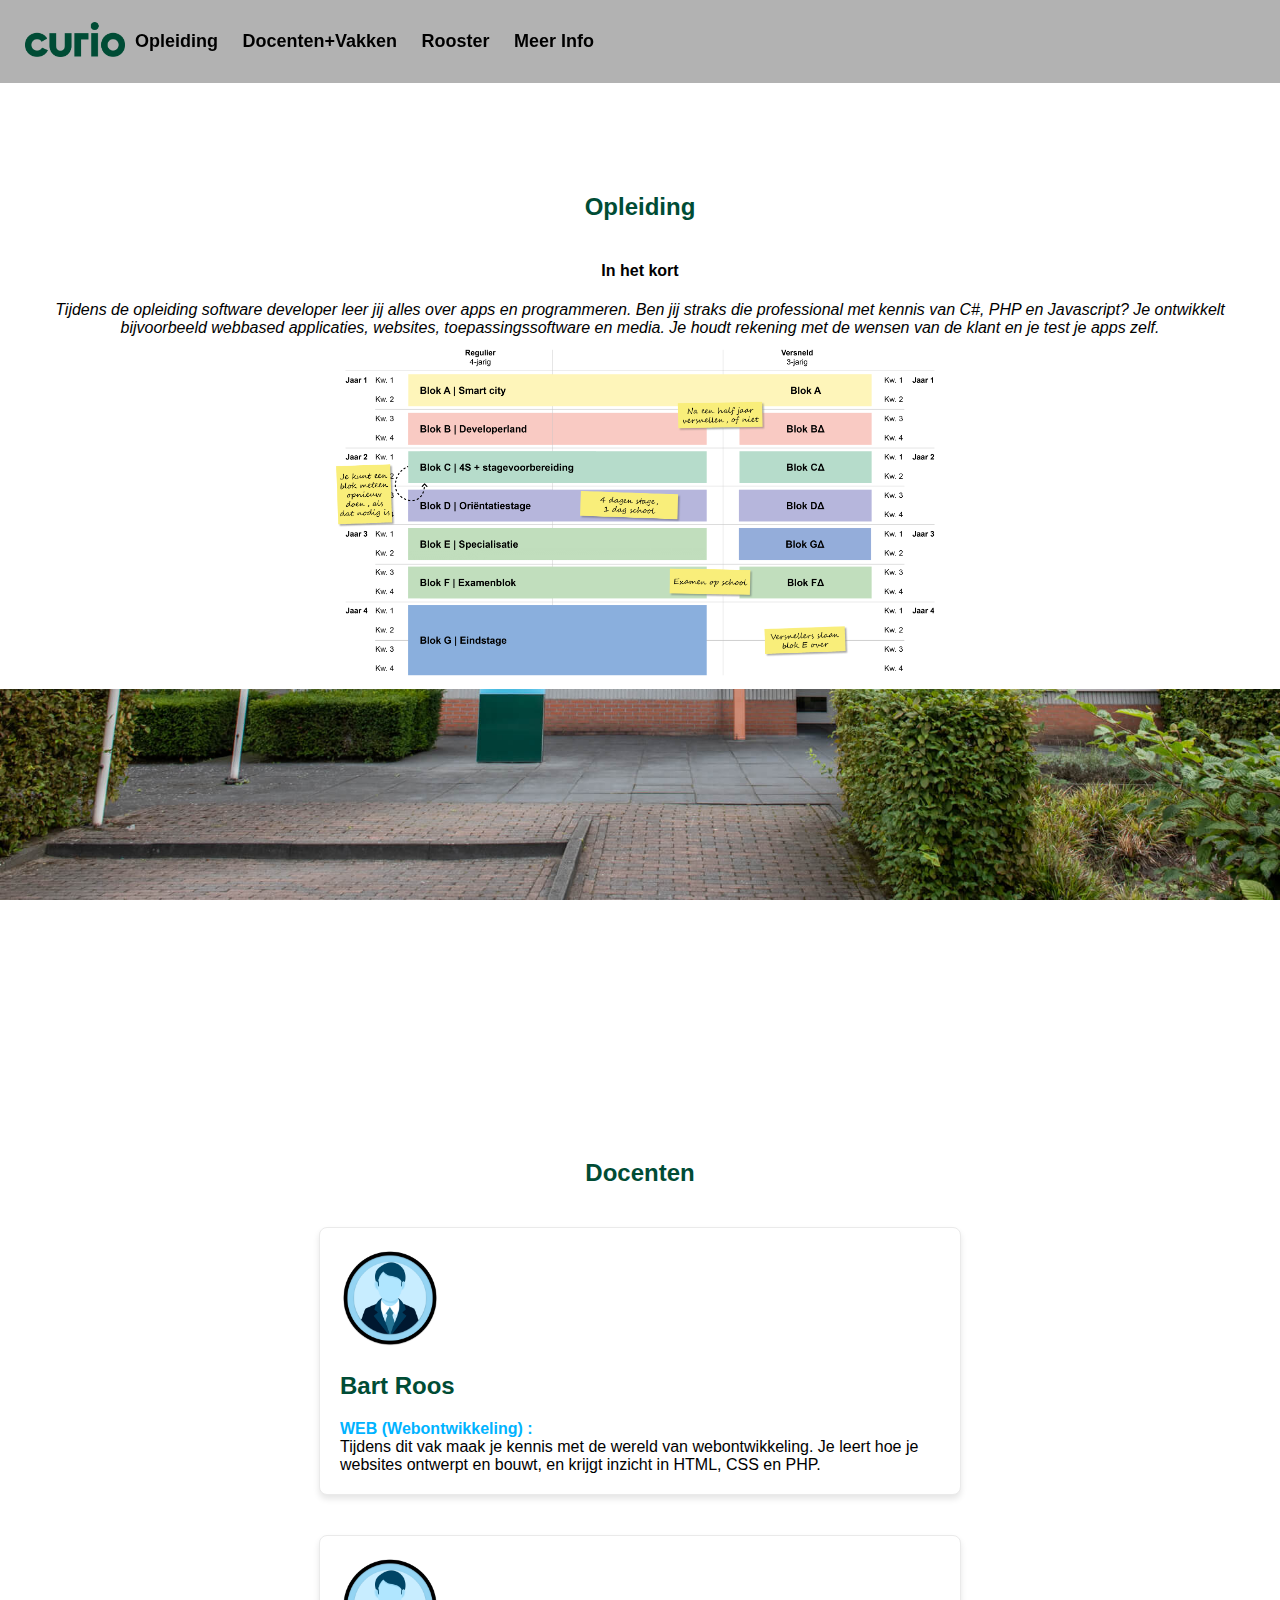
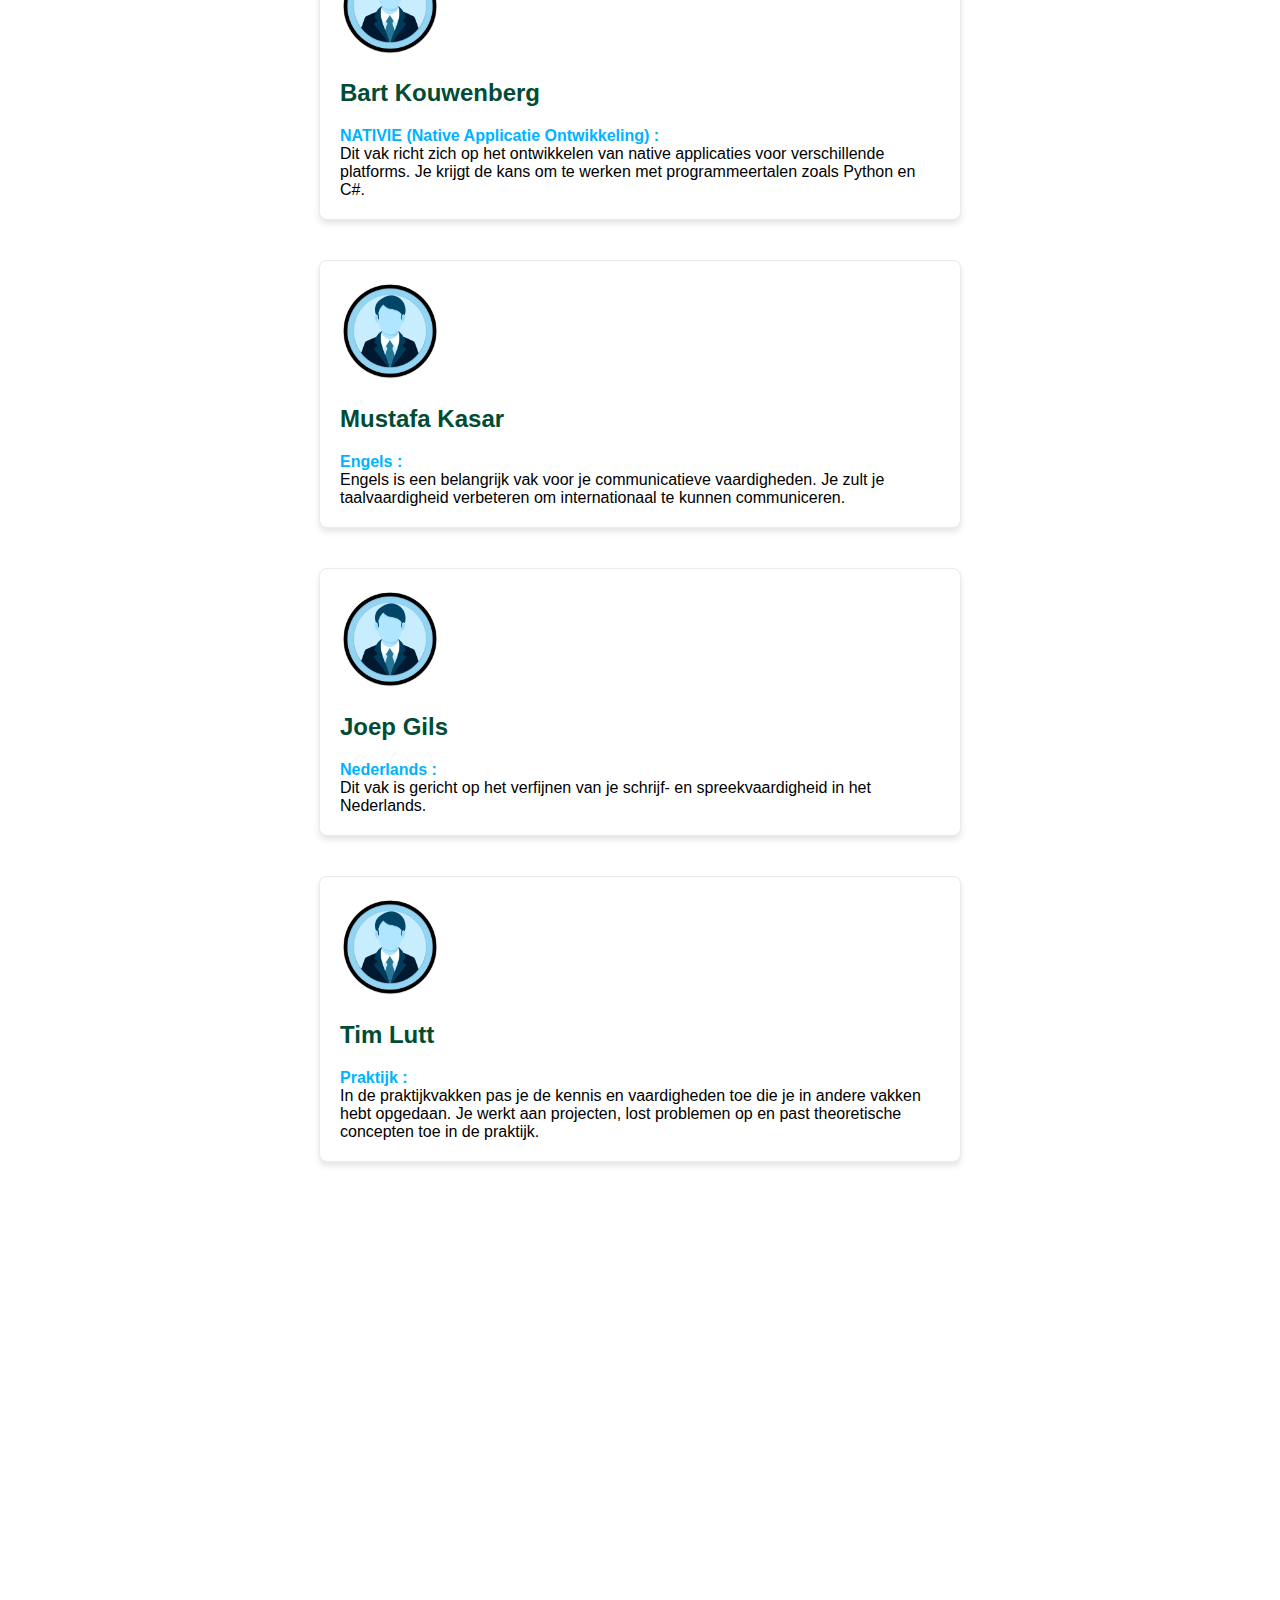
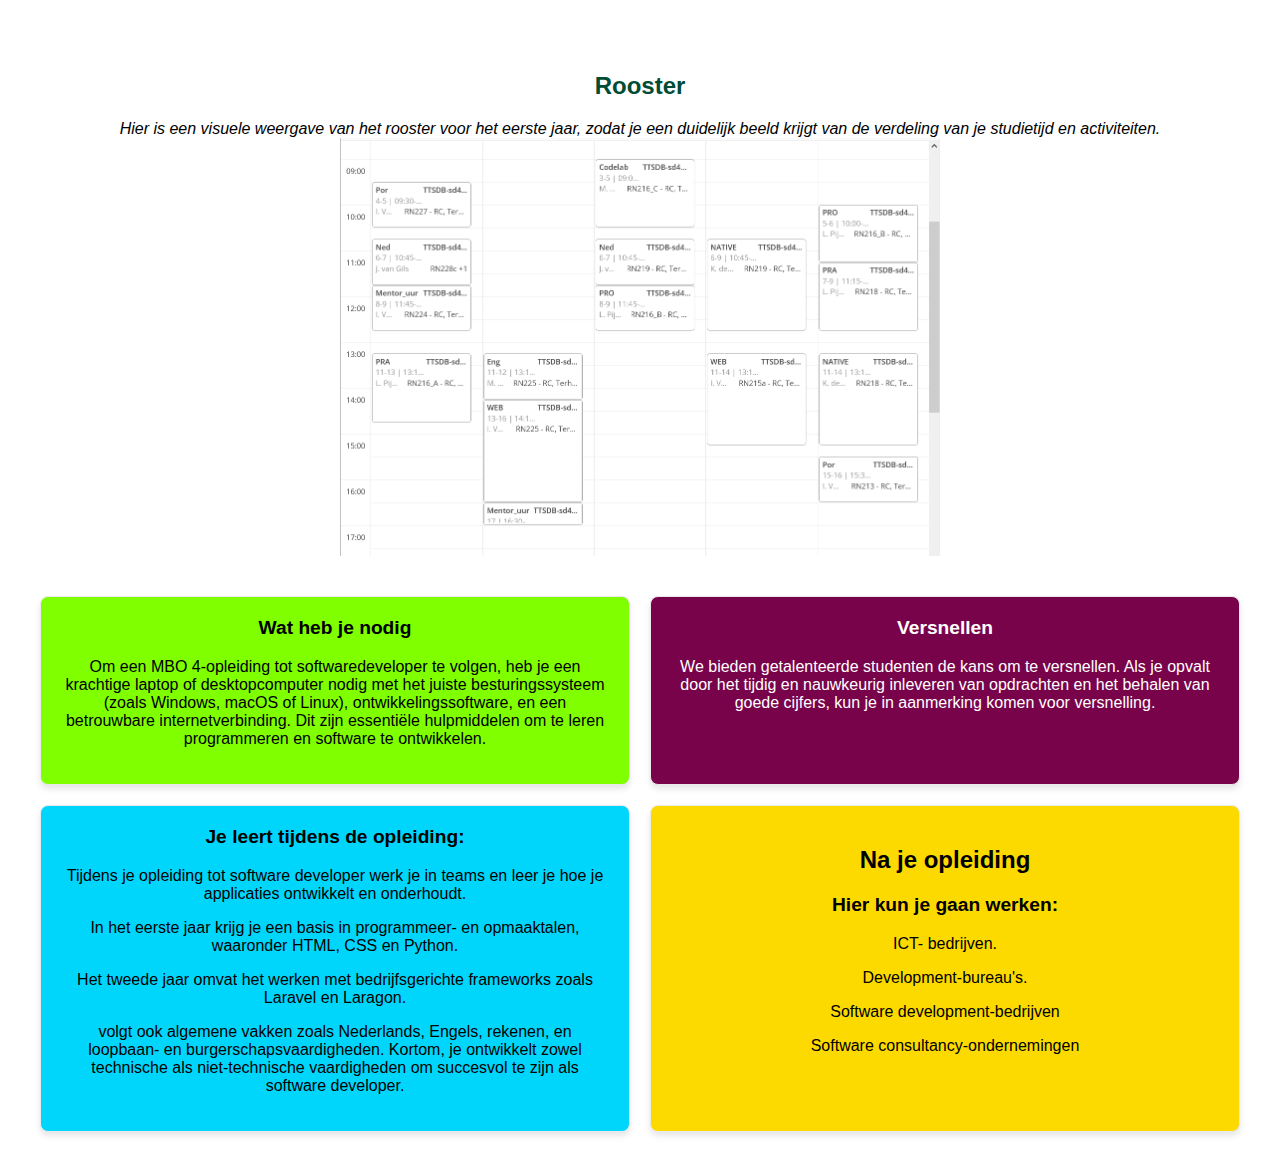
<file: index.html>
<!DOCTYPE html>
<html>
<head>
  <link rel="stylesheet" type="text/css" href="css/style.css"> 
  <meta name="viewport" content="width=device-width, initial-scale=1">
  <title>Curio</title>
</head>
<body>

  <header>
    <div class="header-content">
      <div class="logo">
        <a href="index.html"><img src="img/Logos/curio-17-donker-groen-logo-rgb.png" alt="Curio"></a>
      </div>

      <nav class="menu">
        <ul>
          <li><a href="#opleiding">Opleiding</a></li>
          <li><a href="#docenten">Docenten+Vakken</a></li>
          <li><a href="#rooster">Rooster</a></li>
          <li><a href="#info">Meer Info </a></li>
         
         
        </ul>
      </nav>

    </div>
  </header>
  
  


  <div class="parallax-1"></div>

  <div class="container">
    <div id="opleiding" class="opleiding" >
      <h2>Opleiding</h2>
      <h4>In het kort</h4>
      <em>Tijdens de opleiding software developer leer jij alles over apps en programmeren.
         Ben jij straks die professional met kennis van C#, PHP en Javascript? Je ontwikkelt bijvoorbeeld webbased applicaties, 
         websites, toepassingssoftware en media. Je houdt rekening met de wensen van de klant en je test je apps zelf.</em>
      <img src="img/info/Opleidingsoverzicht3.png" alt="Opleiding-overzicht">
    </div>
  </div>

  <div class="parallax-2"></div>
  
  <div class="container">
    <div class="docent-en-vak">
      <h2 id="docenten">Docenten</h2>
      <div class="docent-en-vak-item">
        <img src="img/docenten/profile.png" alt="Docent Naam 1">
        <div class="info">
          <h2>Bart Roos</h2>
          <div id="subject-name"> WEB (Webontwikkeling) :</div>
          <div>Tijdens dit vak maak je kennis met de wereld van webontwikkeling. Je leert hoe je websites ontwerpt en bouwt, en krijgt inzicht in HTML, CSS en PHP.</div>
        </div>
      </div>

      <div class="docent-en-vak-item">
        <img src="img/docenten/profile.png" alt="Docent Naam 1">
        <div class="info">
          <h2>Bart Kouwenberg</h2>
          <div id="subject-name"> NATIVIE (Native Applicatie Ontwikkeling) :</div>
          <div>Dit vak richt zich op het ontwikkelen van native applicaties voor verschillende platforms. Je krijgt de kans om te werken met programmeertalen zoals Python en C#.</div>
        </div>
      </div>
      
      <div class="docent-en-vak-item">
        <img src="img/docenten/profile.png" alt="Docent Naam 1">
        <div class="info">
          <h2>Mustafa Kasar</h2>
          <div id="subject-name"> Engels :</div>
          <div>Engels is een belangrijk vak voor je communicatieve vaardigheden. Je zult je taalvaardigheid verbeteren om internationaal te kunnen communiceren.</div>
        </div>
      </div>
        
      <div class="docent-en-vak-item">
        <img src="img/docenten/profile.png" alt="Docent Naam 1">
        <div class="info">
          <h2>Joep Gils</h2>     
          <div id="subject-name"> Nederlands :</div>
          <div>Dit vak is gericht op het verfijnen van je schrijf- en spreekvaardigheid in het Nederlands.</div>
        </div>
      </div>

      <div class="docent-en-vak-item">
        <img src="img/docenten/profile.png" alt="Docent Naam 1">
        <div class="info">
          <h2>Tim Lutt</h2>
          <div id="subject-name"> Praktijk :</div>
          <div>In de praktijkvakken pas je de kennis en vaardigheden toe die je in andere vakken hebt opgedaan. Je werkt aan projecten, lost problemen op en past theoretische concepten toe in de praktijk.</div>
        </div>
      </div>
    </div>
  </div>

  <div class="parallax-3"></div>

  <div class="container">
    <div id="rooster" class="section">
      <h2>Rooster</h2>
      <em>Hier is een visuele weergave van het rooster voor het eerste jaar, zodat je een duidelijk beeld krijgt van de verdeling van je studietijd en activiteiten.</em>
      <img src="img/info/Rooster.jpg" alt="Rooster">
    </div>
  </div>
<div id="info">
  <div class="container">
    <div class="grid-container">

      <div id="wat-heb-je-nodig" class="block">
        <h3>Wat heb je nodig</h3>
        <p>Om een MBO 4-opleiding tot softwaredeveloper te volgen, heb je een krachtige laptop of desktopcomputer nodig met het juiste besturingssysteem (zoals Windows, macOS of Linux), ontwikkelingssoftware, en een betrouwbare internetverbinding. Dit zijn essentiële hulpmiddelen om te leren programmeren en software te ontwikkelen.</p>

      </div>

      <div id="versnellen" class="block">
        <h3>Versnellen</h3>
        <p>We bieden getalenteerde studenten de kans om te versnellen. Als je opvalt door het tijdig en nauwkeurig inleveren van opdrachten en het behalen van goede cijfers, kun je in aanmerking komen voor versnelling.</p>
      </div>

      <div id="programmer-taal" class="block">
        <h3>Je leert tijdens de opleiding: </h3>
        <p>Tijdens je opleiding tot software developer werk je in teams en leer je hoe je applicaties ontwikkelt en onderhoudt. </p>
          <p>In het eerste jaar krijg je een basis in programmeer- en opmaaktalen, waaronder HTML, CSS en Python. </p>
            <p>Het tweede jaar omvat het werken met bedrijfsgerichte frameworks zoals Laravel en Laragon. </p> 
              <p>volgt ook algemene vakken zoals Nederlands, Engels, rekenen, en loopbaan- en burgerschapsvaardigheden. Kortom, je ontwikkelt zowel technische als niet-technische vaardigheden om succesvol te zijn als software developer.     
      </div>

      <div id="na-het-studeren" class="block">
        <h2>Na je opleiding</h2>
        <h3>Hier kun je gaan werken:</h3>
        <p>ICT- bedrijven.</p>
        <p>Development-bureau's.</p>
        <p>Software development-bedrijven</p>
        <p>Software consultancy-ondernemingen</p>
      </div>

    </div>
  </div>
</div>
<a href="#" class="back-to-top">Terug naar boven</a>

<script>
  // JavaScript om de knop te laten verschijnen/verdwijnen bij het scrollen
  window.addEventListener('scroll', function() {
    var backToTopButton = document.querySelector('.back-to-top');
    if (window.scrollY > 300) { // Pas dit getal aan om de knop te laten verschijnen op de gewenste scrollpositie
      backToTopButton.style.display = 'block';
    } else {
      backToTopButton.style.display = 'none';
    }
  });
</script>
</body>
</html>
</file>
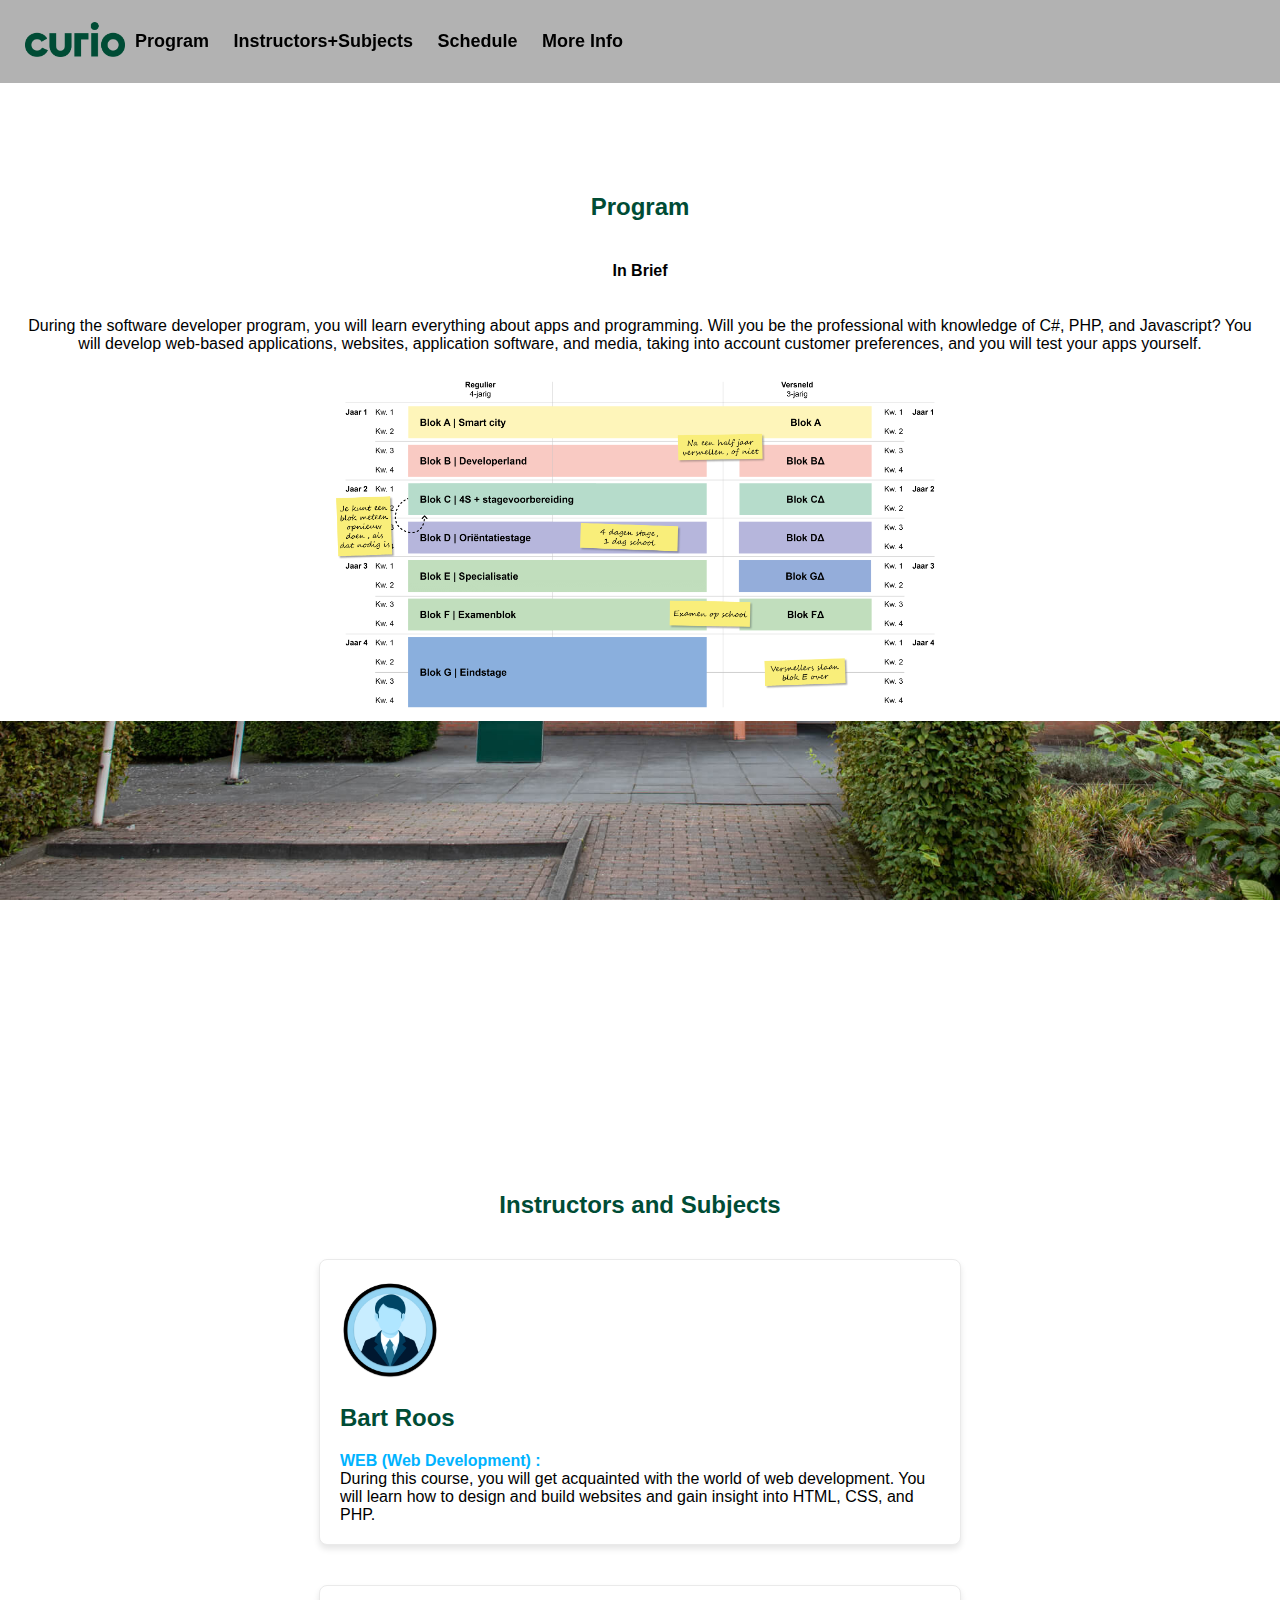
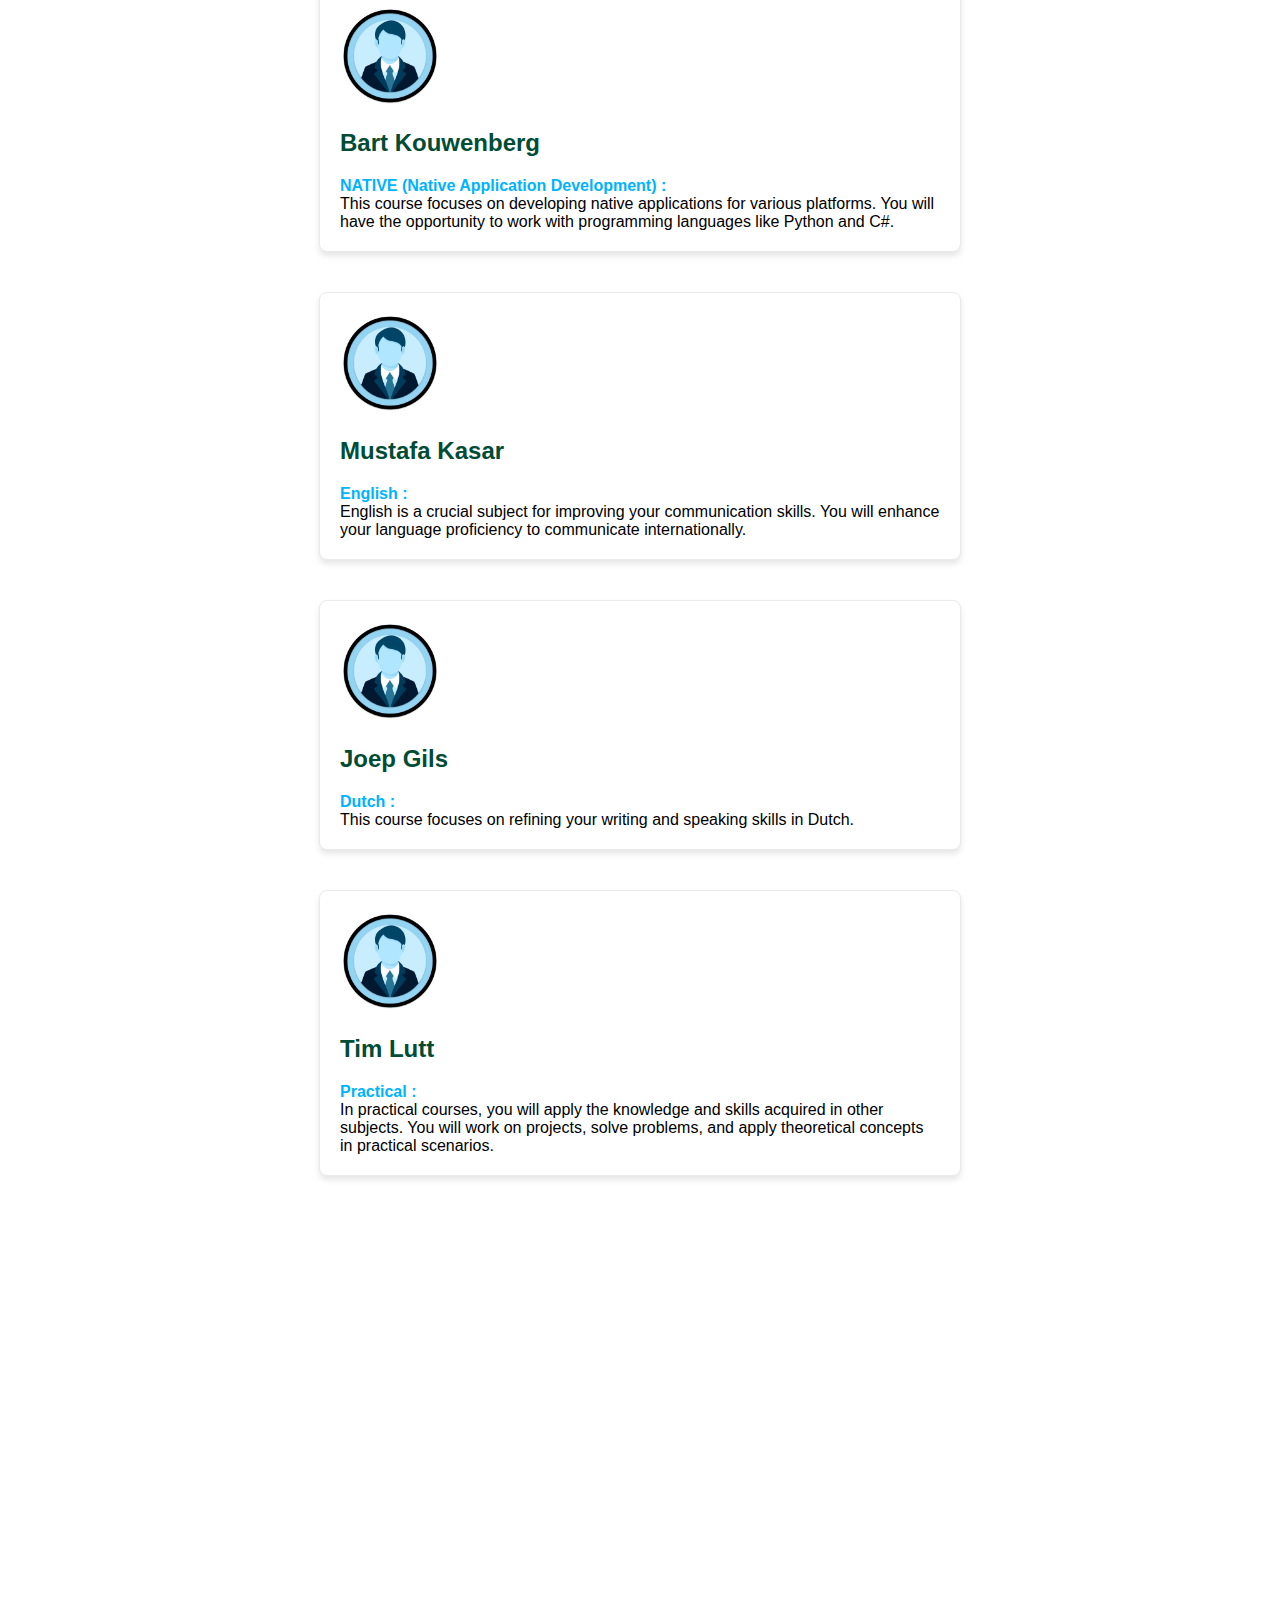
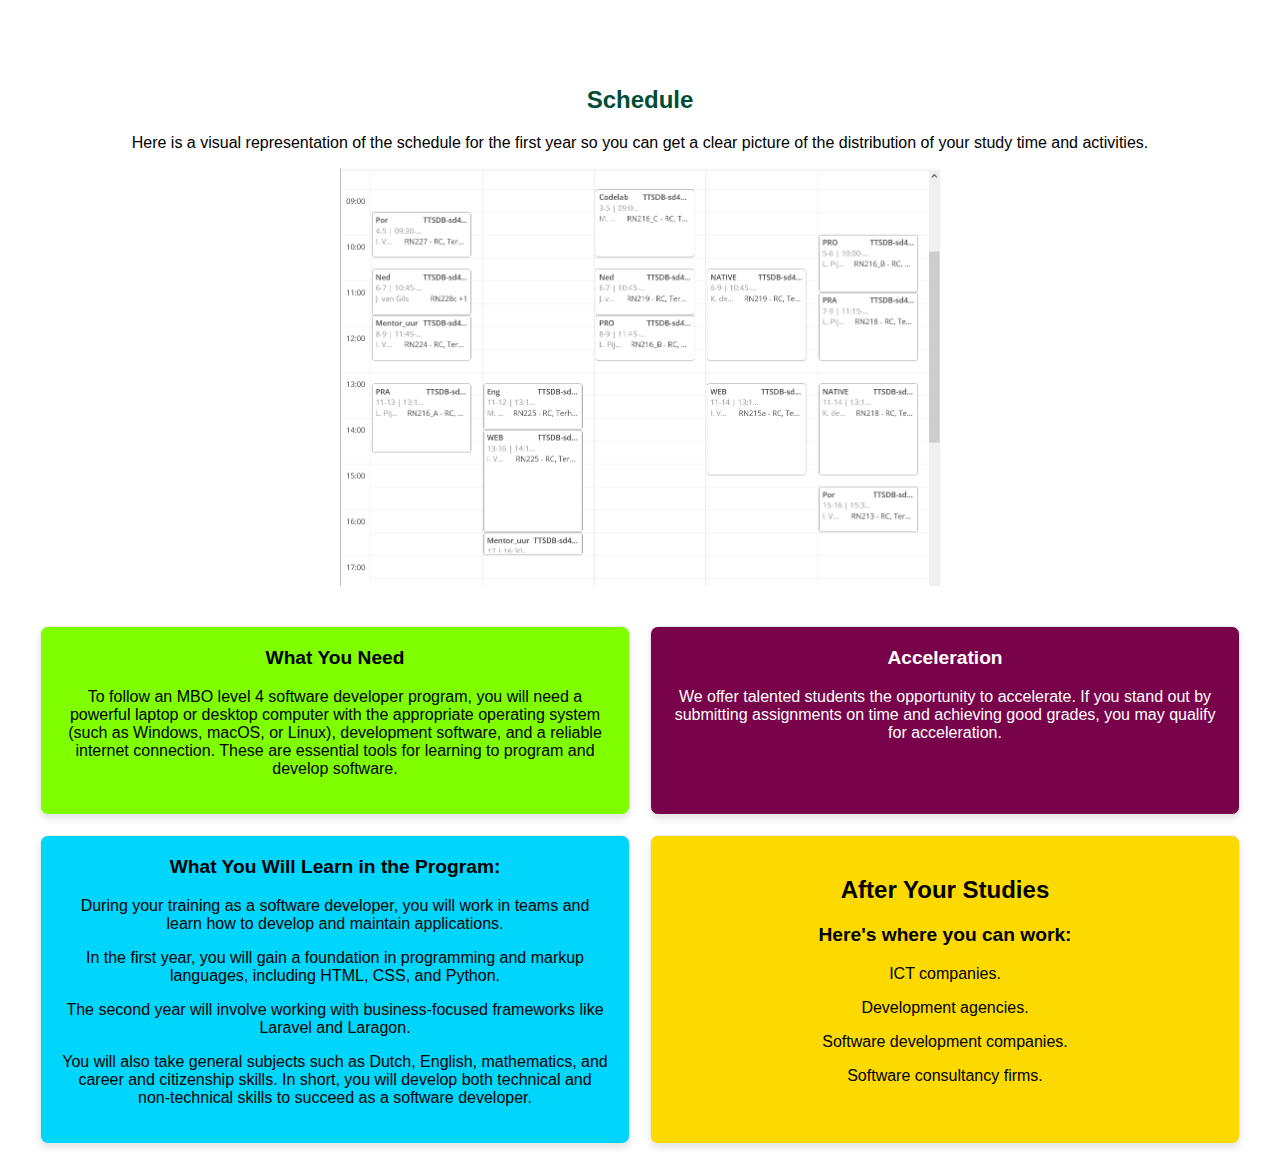
<file: index-en.html>
<!DOCTYPE html>
<html lang="en">
<head>
  <link rel="stylesheet" type="text/css" href="css/style.css"> 
  <meta name="viewport" content="width=device-width, initial-scale=1">
  <title>Curio</title>
</head>
<body>

  <header>
    <div class="header-content">
      <div class="logo">
        <a href="index.html"><img src="img/Logos/curio-17-donker-groen-logo-rgb.png" alt="Curio"></a>
      </div>

        
  <nav class="menu">
    <ul>
      <li><a href="#opleiding">Program</a></li>
      <li><a href="#docenten">Instructors+Subjects</a></li>
      <li><a href="#rooster">Schedule</a></li>
      <li><a href="#info">More Info</a></li>
      
     
    </ul>
  </nav>
    </div>
  </header>
  


  <div class="parallax-1"></div>

  <div class="container">
    <div id="opleiding" class="opleiding" >
      <h2>Program</h2>
      <h4>In Brief</h4>
      <p>During the software developer program, you will learn everything about apps and programming.
         Will you be the professional with knowledge of C#, PHP, and Javascript? You will develop web-based applications, 
         websites, application software, and media, taking into account customer preferences, and you will test your apps yourself.</p>
      <img src="img/info/Opleidingsoverzicht3.png" alt="Program Overview">
    </div>
  </div>

  <div class="parallax-2"></div>
  
  <div class="container">
    <div class="docent-en-vak">
      <h2 id="docenten">Instructors and Subjects</h2>
      <div class="docent-en-vak-item">
        <img src="img/docenten/profile.png" alt="Instructor Name 1">
        <div class="info">
          <h2>Bart Roos</h2>
          <div id="subject-name"> WEB (Web Development) :</div>
          <div>During this course, you will get acquainted with the world of web development. You will learn how to design and build websites and gain insight into HTML, CSS, and PHP.</div>
        </div>
      </div>

      <div class="docent-en-vak-item">
        <img src="img/docenten/profile.png" alt="Instructor Name 2">
        <div class="info">
          <h2>Bart Kouwenberg</h2>
          <div id="subject-name"> NATIVE (Native Application Development) :</div>
          <div>This course focuses on developing native applications for various platforms. You will have the opportunity to work with programming languages like Python and C#.</div>
        </div>
      </div>
      
      <div class="docent-en-vak-item">
        <img src="img/docenten/profile.png" alt="Instructor Name 3">
        <div class="info">
          <h2>Mustafa Kasar</h2>
          <div id="subject-name"> English :</div>
          <div>English is a crucial subject for improving your communication skills. You will enhance your language proficiency to communicate internationally.</div>
        </div>
      </div>
        
      <div class="docent-en-vak-item">
        <img src="img/docenten/profile.png" alt="Instructor Name 4">
        <div class="info">
          <h2>Joep Gils</h2>     
          <div id="subject-name"> Dutch :</div>
          <div>This course focuses on refining your writing and speaking skills in Dutch.</div>
        </div>
      </div>

      <div class="docent-en-vak-item">
        <img src="img/docenten/profile.png" alt="Instructor Name 5">
        <div class="info">
          <h2>Tim Lutt</h2>
          <div id="subject-name"> Practical :</div>
          <div>In practical courses, you will apply the knowledge and skills acquired in other subjects. You will work on projects, solve problems, and apply theoretical concepts in practical scenarios.</div>
        </div>
      </div>
    </div>
  </div>


    </div>
  </div>

  <div class="parallax-3"></div>

  <div class="container">
    <div id="rooster" class="section">
      <h2>Schedule</h2>
      <p>Here is a visual representation of the schedule for the first year so you can get a clear picture of the distribution of your study time and activities.</p>
      <img src="img/info/Rooster.jpg" alt="Schedule">
    </div>
  </div>
<div id="info">
  <div class="container">
    <div class="grid-container">

      <div id="wat-heb-je-nodig" class="block">
        <h3>What You Need</h3>
        <p>To follow an MBO level 4 software developer program, you will need a powerful laptop or desktop computer with the appropriate operating system (such as Windows, macOS, or Linux), development software, and a reliable internet connection. These are essential tools for learning to program and develop software.</p>
      </div>

      <div id="versnellen" class="block">
        <h3>Acceleration</h3>
        <p>We offer talented students the opportunity to accelerate. If you stand out by submitting assignments on time and achieving good grades, you may qualify for acceleration.</p>
      </div>

      <div id="programmer-taal" class="block">
        <h3>What You Will Learn in the Program: </h3>
        <p>During your training as a software developer, you will work in teams and learn how to develop and maintain applications. </p>
          <p>In the first year, you will gain a foundation in programming and markup languages, including HTML, CSS, and Python. </p>
            <p>The second year will involve working with business-focused frameworks like Laravel and Laragon. </p> 
              <p>You will also take general subjects such as Dutch, English, mathematics, and career and citizenship skills. In short, you will develop both technical and non-technical skills to succeed as a software developer.     
      </div>

      <div id="na-het-studeren" class="block">
        <h2>After Your Studies</h2>
        <h3>Here's where you can work:</h3>
        <p>ICT companies.</p>
        <p>Development agencies.</p>
        <p>Software development companies.</p>
        <p>Software consultancy firms.</p>
      </div>

    </div>
  </div>
</div>


<a href="#" class="back-to-top">Back to top</a>

<script>
  // JavaScript om de knop te laten verschijnen/verdwijnen bij het scrollen
  window.addEventListener('scroll', function() {
    var backToTopButton = document.querySelector('.back-to-top');
    if (window.scrollY > 300) { // Pas dit getal aan om de knop te laten verschijnen op de gewenste scrollpositie
      backToTopButton.style.display = 'block';
    } else {
      backToTopButton.style.display = 'none';
    }
  });
</script>
</body>
</html>
</file>
<file: css/style.css>
html {
  scroll-behavior: smooth;
} 
body {
  font-family: Arial, sans-serif;
  margin: 0;
  padding: 0;
  background-attachment: fixed;
  background-size: cover;
  overflow-x: scroll; /* Horizontale scrollbar indien nodig */
  overflow-y: auto;  /* Verticale scrollbar indien nodig */
;
}

header {

  position: sticky;
  top:0; 
  z-index: 1000;
  padding: 5px;
  background-color: rgba(0, 0, 0, 0.3);
  backdrop-filter: blur(10px);
  
}

.header-content {
  display: flex;
  justify-content: left;
  align-items: center;
  padding: 10px 20px; 
}

.logo img {
  width: 100px; 
}




.curio img {
  max-width: 100px;
  height: auto;
  display: block;
}



.menu ul {
  list-style: none;
  padding: 0;
  text-align: center;
}

.menu ul li {
  display: inline;
  margin: 0 10px;
}

.menu ul li a {
  text-decoration: none;
  font-weight: bold;
  font-size: 18px;
  transition: color 0.2s;
  color: #000000;
}

.menu ul li a:hover {
  color:#004c35;
}

.container {
  margin: 0 auto;
  padding: 0 20px;
}

#opleiding {
  text-align: center;
  display: flex;
  flex-direction: column;
  justify-content: center;
  align-items: center;
  min-height: 50vh;
}
#opleiding h2 {
  color: #004c35;
}
#opleiding img {
  max-width: 50%;
  height: auto;
  display: block;
}

.docent-en-vak {
  display: flex;
  flex-wrap: nowrap;
  gap: 20px;
  flex-direction: column;
  align-items: center;
}
.docent-en-vak h2 {
  color: #004c35;
}

.docent-en-vak-item {
  background-color: #fff;
  border: 1px solid #eaeaea;
  border-radius: 8px;
  padding: 20px;
  width: calc(50% - 20px);
  margin-bottom: 20px;
  box-shadow: 0px 4px 6px rgba(0, 0, 0, 0.1);
}

.docent-en-vak-item img {
  max-width: 100px;
  height: auto;
  margin-right: 10px;
  border-radius: 50%;
}

.docent-en-vak-item .info {
  text-align: left;
}

#subject-name {
  color:rgb(0, 179, 255);
  font-weight: bold;
}

#rooster.section {
  text-align: center;
  padding: 20px;
}
#rooster h2 {
  color: #004c35;
}

#rooster img {
  max-width: 50%;
  height: auto;
  display: block;
  margin: 0 auto;
  /* filter: grayscale(20%); */
  transition: filter 0.3s ease-out;
}

.grid-container {
  display: grid;
  grid-template-columns: repeat(2, 1fr);
  grid-gap: 20px;
  justify-content: center;
  margin: 20px;
}

#programmer-taal {
  background-color: #00d6fc;
}

#na-het-studeren {
  background-color: #fcda00;
}

#versnellen {
  background-color: #78034b;
  color: #fff;
}
#wat-heb-je-nodig {
  background-color: chartreuse;
}
.block {
  border: 1px solid #ccc;
  padding: 20px;
  text-align: center;
  box-shadow: 0px 4px 6px rgba(0, 0, 0, 0.1);
  border: 1px solid #eaeaea;
  border-radius: 8px;
}

.block h3 {
  font-size: 1.2em;
  margin-top: 0;
}

.parallax-1 {
  height: 10vh;
  background-attachment: fixed;
  background-size: cover;
  background-repeat: no-repeat;
}

.parallax-2 {
  height: 50vh;
  background-image: url("../img/Fotos_locaties/Sanne Bas - Curio - Knipplein 11-2.jpg");
  background-attachment: fixed;
  background-size: cover;
  background-repeat: no-repeat;
}

.parallax-3 {
  height: 50vh;
  background-image: url("../img/Fotos_locaties/Sanne Bas - Curio - Terheijdenseweg 350-2.jpg");
  background-attachment: fixed;
  background-size: cover;
  background-repeat: no-repeat;
}



    .back-to-top {
      display: none;
      position: fixed;
      bottom: 20px;
      right: 20px;
      background-color: rgba(0, 0, 0, 0.3);
      backdrop-filter: blur(10px);
      color: #fff; 
      padding: 10px 20px;
      border-radius: 5px;
      cursor: pointer;
    }

  
    .back-to-top:hover {
      background-color: #004c35;
    }

    #image-container {
      position: fixed; 
      top: 50%; 
      left: 85%; 
      transform: translateY(-30%); 
  }
  
  #image-container img {
    max-width: 170%;
      height: auto; 
      transform: rotate(-90deg);
      opacity: 0.5;
  }
</file>
